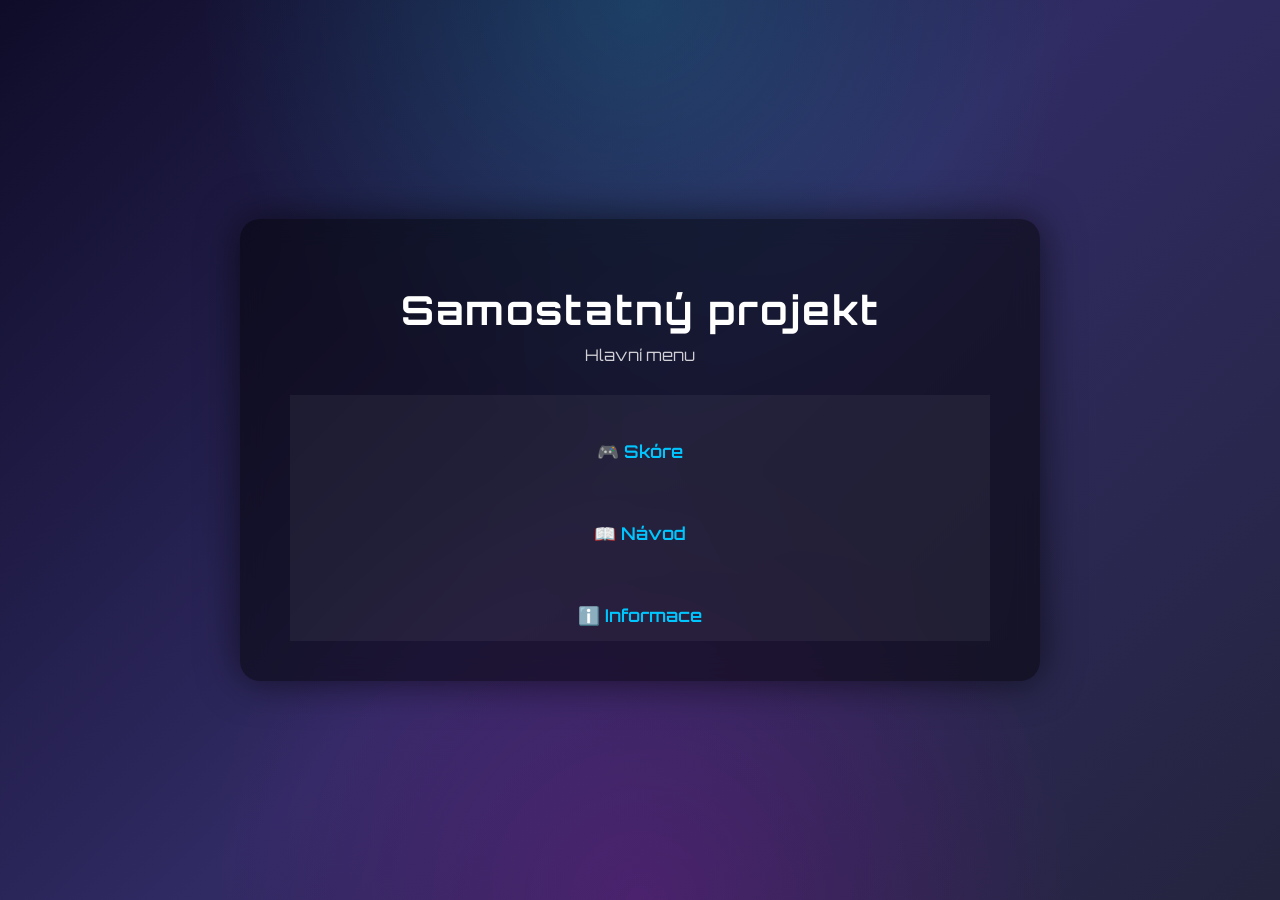
<file: Maturita prog/Web/index.html>
<!DOCTYPE html>
<html lang="cs">
<head>
  <meta charset="UTF-8" />
  <title>Hra– Menu</title>

  <!-- společný styl -->
  <link rel="stylesheet" href="style.css">
</head>
<body>

  <div class="container">
   <h1>Samostatný projekt</h1>
    <div class="subtitle">Hlavní menu</div>

    <table>
      <tbody>
        <tr>
          <td>
            <a class="back" href="hra.html">🎮 Skóre</a>
          </td>
        </tr>
        <tr>
          <td>
            <a class="back" href="navod.html">📖 Návod</a>
          </td>
        </tr>
        <tr>
          <td>
            <a class="back" href="informace.html">ℹ️ Informace</a>
          </td>
        </tr>
      </tbody>
    </table>
  </div>

</body>
</html>
</file>
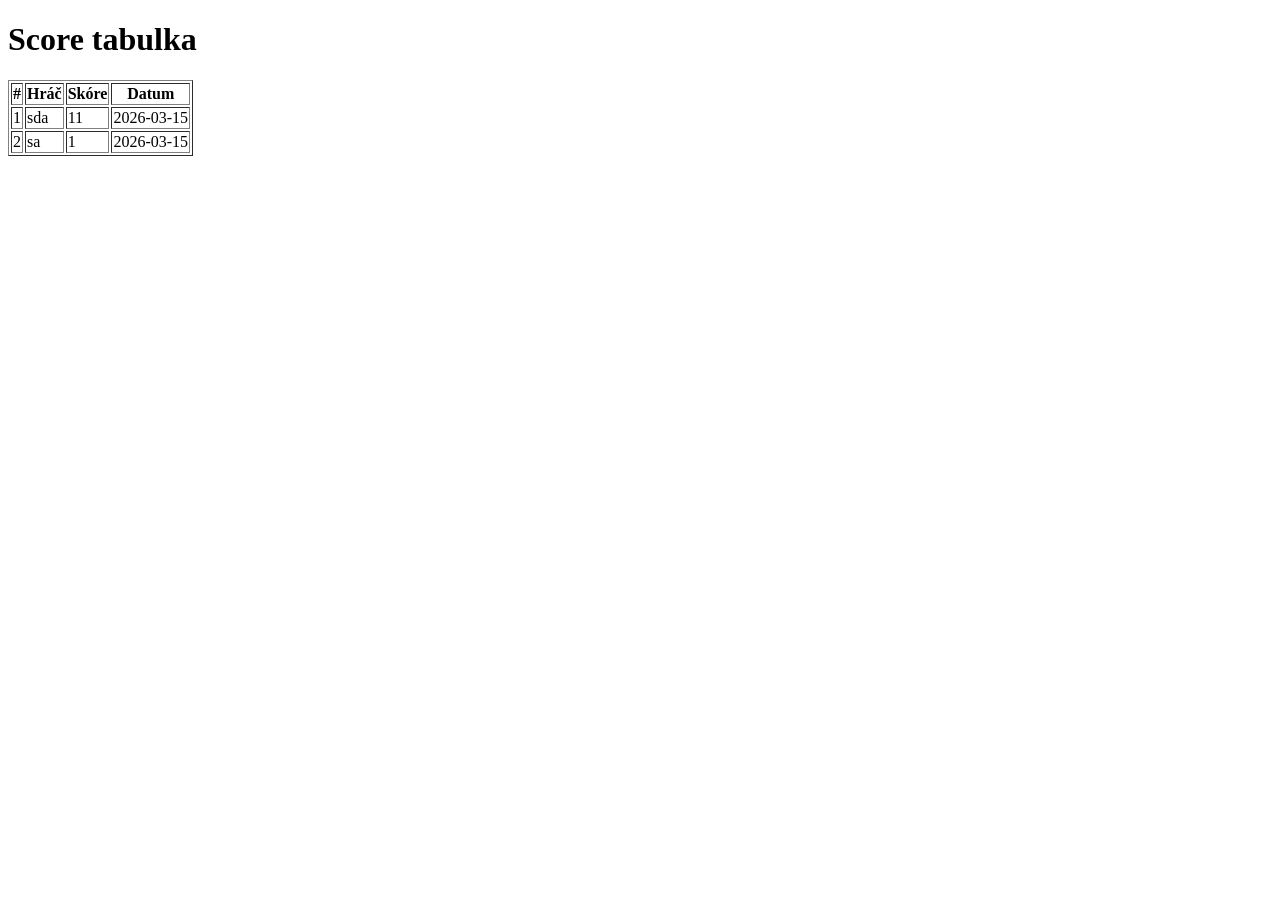
<file: Maturita prog/hra.html>
<!DOCTYPE html>
<html lang="cs">
<head>
<meta charset="UTF-8">
<title>Hra – Score</title>
</head>

<body>

<h1>Score tabulka</h1>

<table border="1">

<tr>
<th>#</th>
<th>Hráč</th>
<th>Skóre</th>
<th>Datum</th>
</tr>


<tr>
<td>1</td>
<td>sda</td>
<td>11</td>
<td>2026-03-15</td>
</tr>

<tr>
<td>2</td>
<td>sa</td>
<td>1</td>
<td>2026-03-15</td>
</tr>


</table>

</body>
</html>
</file>
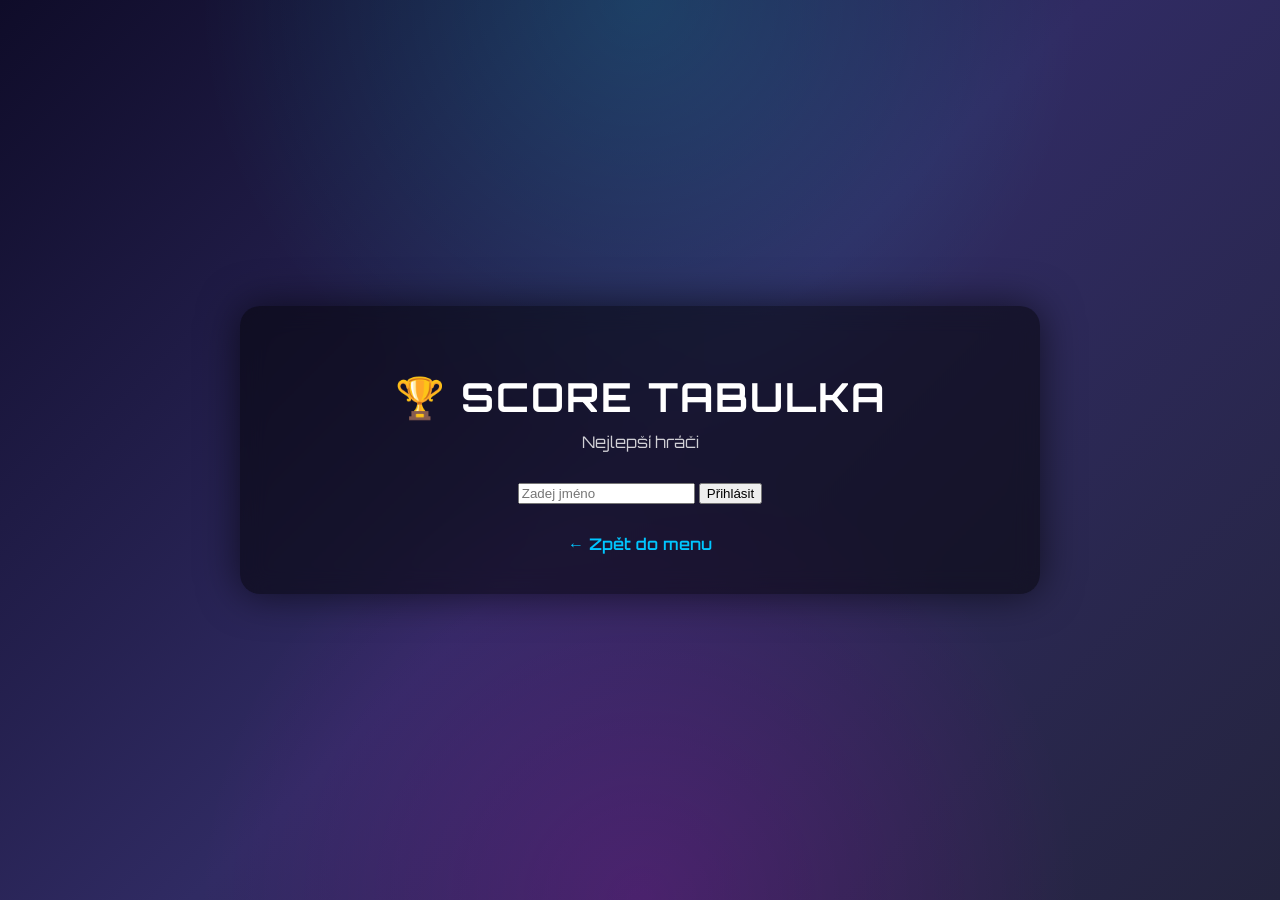
<file: Maturita prog/Web/hra.html>
<!DOCTYPE html>
<html lang="cs">
<head>
<meta charset="UTF-8">
<title>Hra – Score</title>
<link rel="stylesheet" href="style.css">
</head>

<body>

<div class="container">

<h1>🏆 SCORE TABULKA</h1>
<div class="subtitle">Nejlepší hráči</div>

<!-- LOGIN -->
<div id="login-box">
  <input type="text" id="username" placeholder="Zadej jméno">
  <button onclick="login()">Přihlásit</button>
</div>

<!-- USER INFO -->
<div id="user-info" style="display:none; margin-bottom:15px;">
  Přihlášen jako: <b id="user-name"></b>
  <button onclick="logout()">Odhlásit</button>
</div>

<!-- TABULKA -->
<div id="table-box" style="display:none;">

<table>

<thead>
<tr>
<th>#</th>
<th>Hráč</th>
<th>Skóre</th>
<th>Datum</th>
</tr>
</thead>

<tbody>

<tr>
<td>1</td>
<td>bomboclat</td>
<td>10</td>
<td>2026-03-26</td>
</tr>

</tbody>

</table>

</div>

<a class="back" href="index.html">← Zpět do menu</a>

</div>

<!-- SCRIPT -->
<script>
function login() {
  const name = document.getElementById("username").value;

  if (!name) {
    alert("Zadej jméno");
    return;
  }

  localStorage.setItem("user", name);
  showUser();
}

function logout() {
  localStorage.removeItem("user");
  location.reload();
}

function showUser() {
  const user = localStorage.getItem("user");

  if (!user) return;

  document.getElementById("login-box").style.display = "none";
  document.getElementById("user-info").style.display = "block";
  document.getElementById("user-name").innerText = user;
  document.getElementById("table-box").style.display = "block";
}

window.onload = () => {
  showUser();
};
</script>

</body>
</html>
</file>
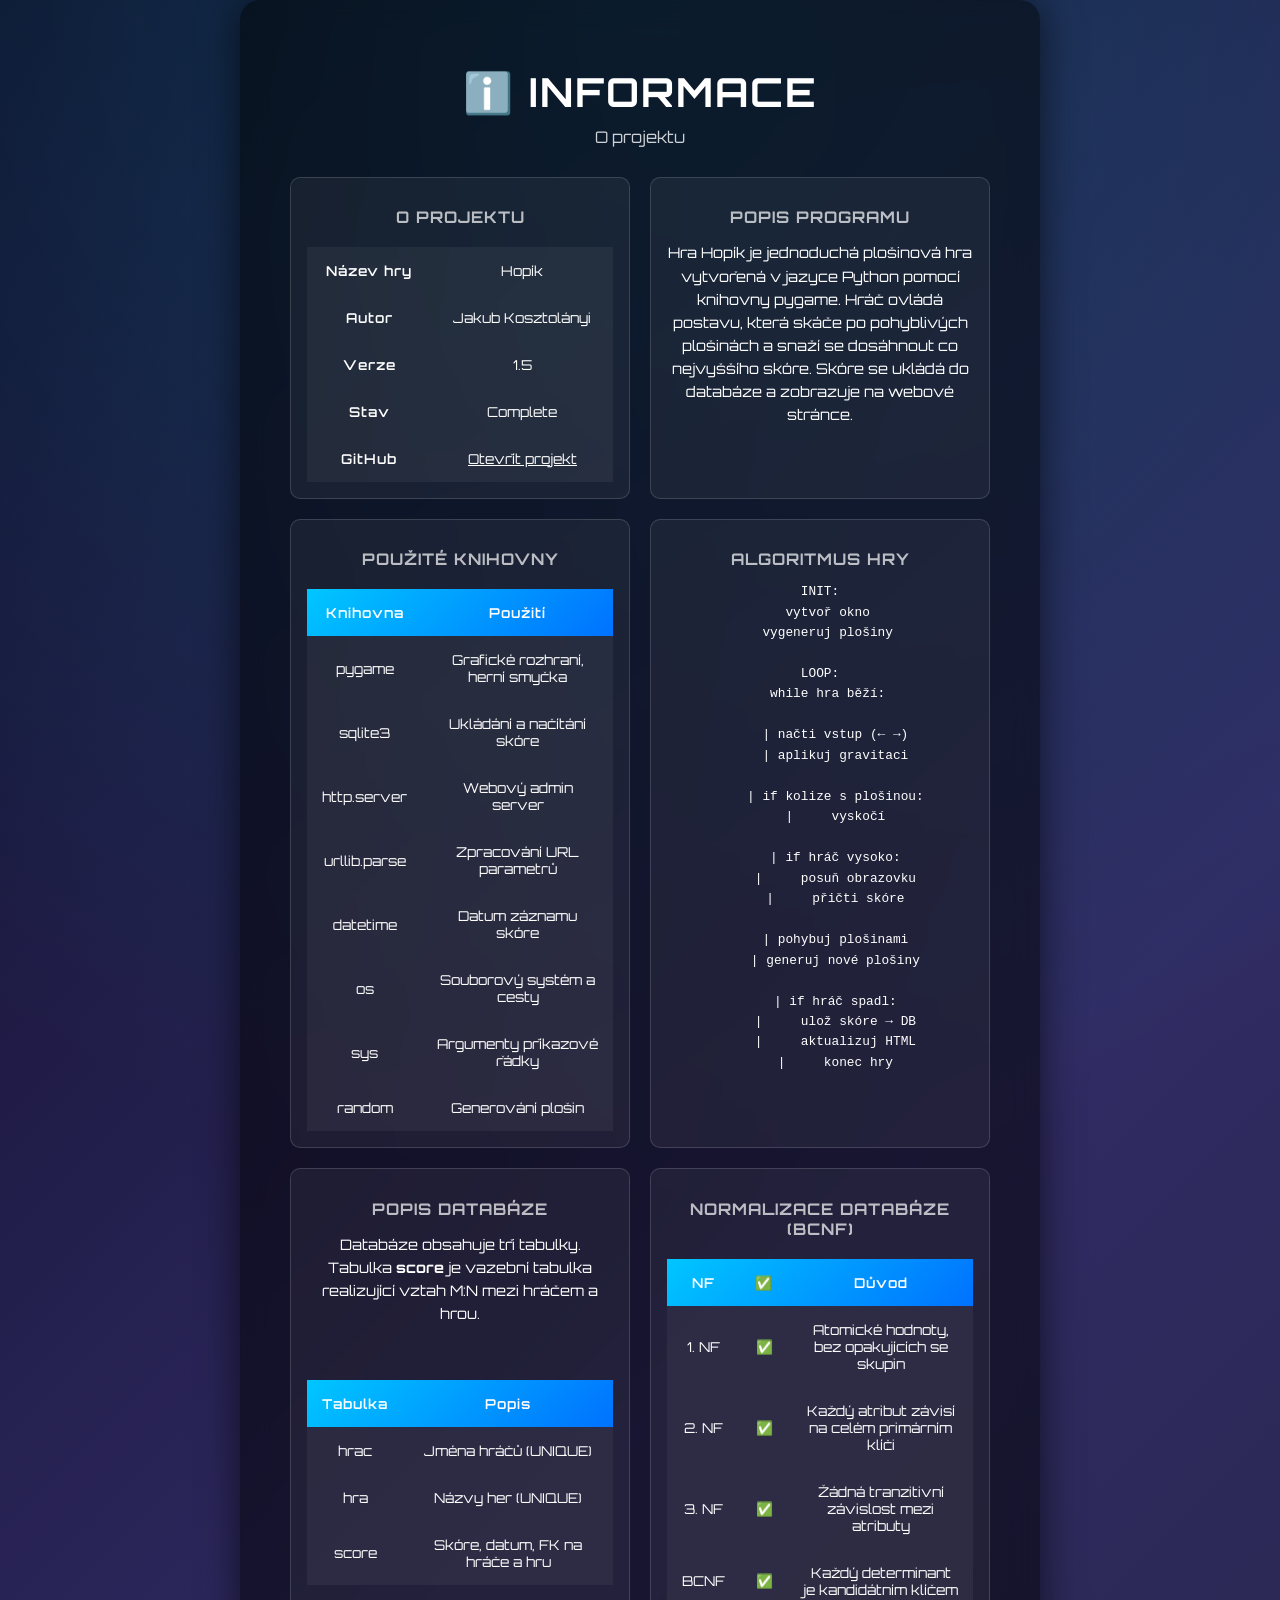
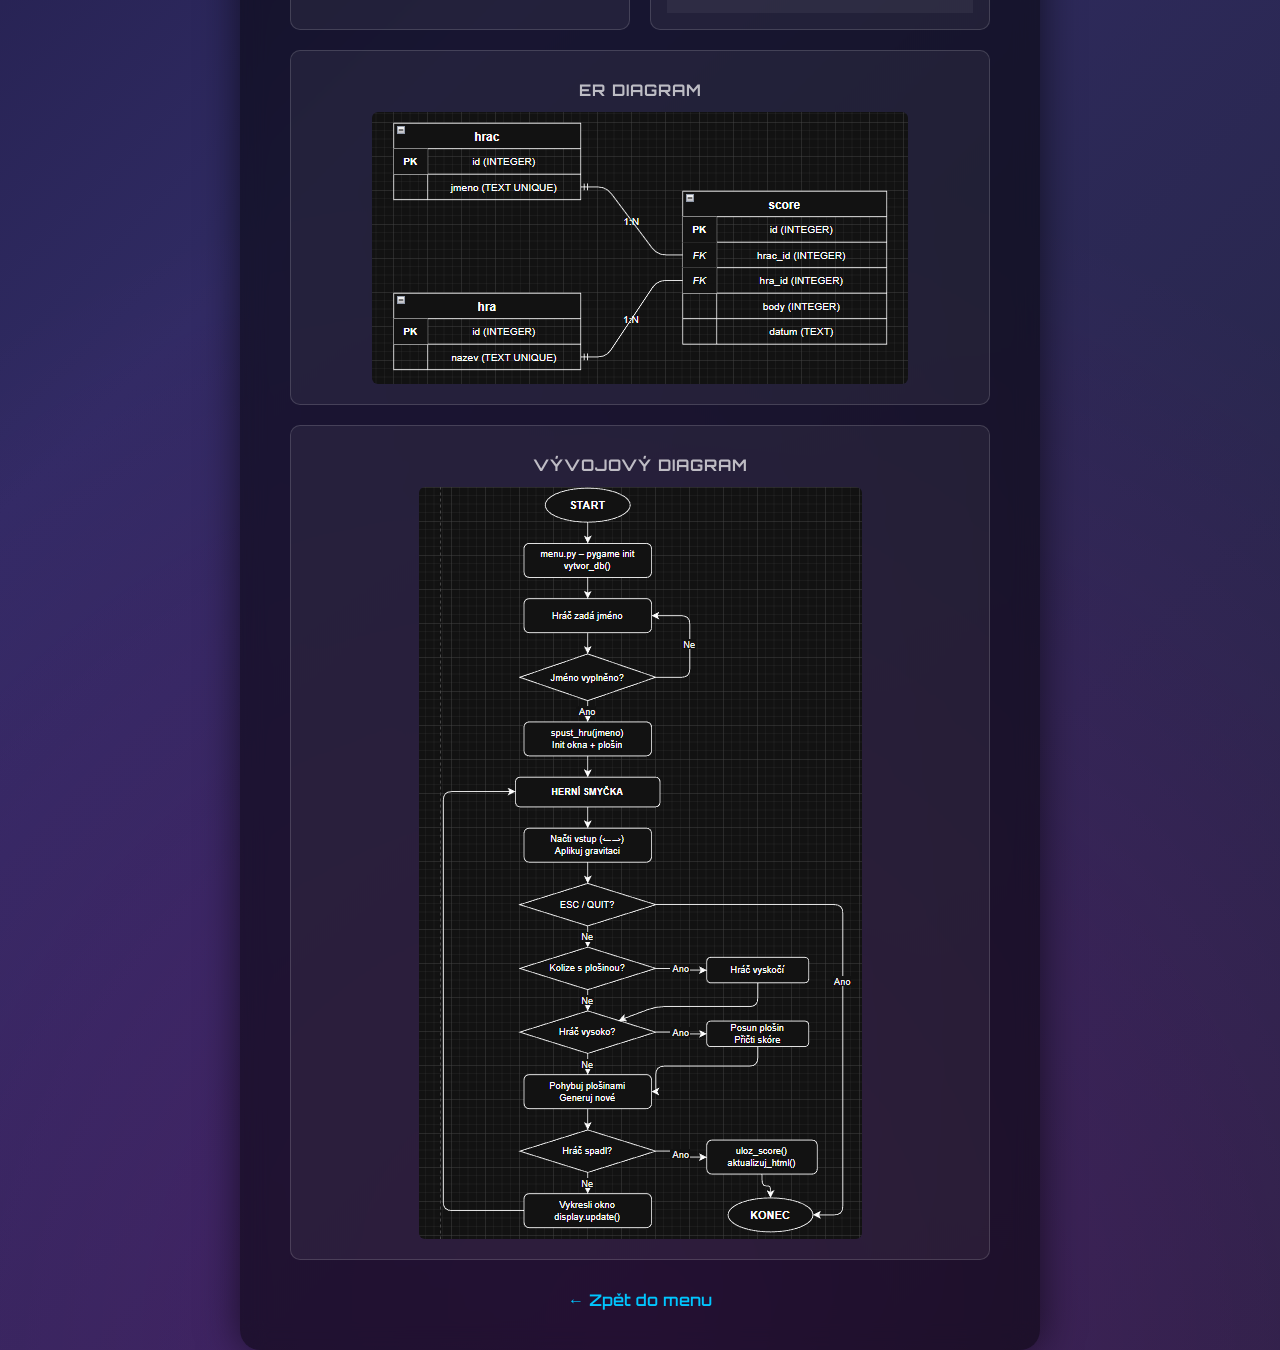
<file: Maturita prog/Web/Informace.html>
<!DOCTYPE html>
<html lang="cs">
<head>
<meta charset="UTF-8">
<title>Informace o hře</title>

<link rel="stylesheet" href="style.css">

<style>
.grid {
  display: grid;
  grid-template-columns: 1fr 1fr;
  gap: 20px;
  margin-top: 20px;
}

.card {
  background: rgba(255,255,255,0.05);
  border: 1px solid rgba(255,255,255,0.15);
  border-radius: 10px;
  padding: 16px;
}

.card h2 {
  margin-bottom: 12px;
  font-size: 1rem;
  text-transform: uppercase;
  letter-spacing: 1px;
  opacity: 0.7;
}

.card p {
  font-size: 0.9rem;
  line-height: 1.6;
}

.card pre {
  font-size: 0.8rem;
  line-height: 1.6;
  overflow-x: auto;
}

.card table {
  width: 100%;
  font-size: 0.85rem;
}

.card-full {
  grid-column: 1 / -1;
}

.diagram img {
  max-width: 100%;
  border-radius: 6px;
}

.github-link { color: white; }
.github-link:visited { color: white; }
.github-link:hover { color: white; }
</style>

</head>

<body>

<div class="container">

<h1>ℹ️ INFORMACE</h1>
<div class="subtitle">O projektu</div>

<div class="grid">

  <!-- LEVÝ SLOUPEC: Info o projektu -->
  <div class="card">
    <h2>O projektu</h2>
    <table>
    <tbody>
    <tr><th>Název hry</th><td>Hopík</td></tr>
    <tr><th>Autor</th><td>Jakub Kosztolányi</td></tr>
    <tr><th>Verze</th><td>1.5</td></tr>
    <tr><th>Stav</th><td>Complete</td></tr>
    <tr><th>GitHub</th><td>
      <a class="github-link" href="https://github.com/JakubKosztolanyi/Samostatn-projekt" target="_blank">Otevřít projekt</a>
    </td></tr>
    </tbody>
    </table>
  </div>

  <!-- PRAVÝ SLOUPEC: Popis programu -->
  <div class="card">
    <h2>Popis programu</h2>
    <p>
      Hra Hopík je jednoduchá plošinová hra vytvořená v jazyce Python pomocí knihovny pygame.
      Hráč ovládá postavu, která skáče po pohyblivých plošinách a snaží se dosáhnout co
      nejvyššího skóre. Skóre se ukládá do databáze a zobrazuje na webové stránce.
    </p>
  </div>

  <!-- LEVÝ SLOUPEC: Použité knihovny -->
  <div class="card">
    <h2>Použité knihovny</h2>
    <table>
    <thead><tr><th>Knihovna</th><th>Použití</th></tr></thead>
    <tbody>
    <tr><td>pygame</td><td>Grafické rozhraní, herní smyčka</td></tr>
    <tr><td>sqlite3</td><td>Ukládání a načítání skóre</td></tr>
    <tr><td>http.server</td><td>Webový admin server</td></tr>
    <tr><td>urllib.parse</td><td>Zpracování URL parametrů</td></tr>
    <tr><td>datetime</td><td>Datum záznamu skóre</td></tr>
    <tr><td>os</td><td>Souborový systém a cesty</td></tr>
    <tr><td>sys</td><td>Argumenty příkazové řádky</td></tr>
    <tr><td>random</td><td>Generování plošin</td></tr>
    </tbody>
    </table>
  </div>

  <!-- PRAVÝ SLOUPEC: Algoritmus -->
  <div class="card">
    <h2>Algoritmus hry</h2>
    <pre>
INIT:
  vytvoř okno
  vygeneruj plošiny

LOOP:
  while hra běží:

    | načti vstup (← →)
    | aplikuj gravitaci

    | if kolize s plošinou:
    |     vyskočí

    | if hráč vysoko:
    |     posuň obrazovku
    |     přičti skóre

    | pohybuj plošinami
    | generuj nové plošiny

    | if hráč spadl:
    |     ulož skóre → DB
    |     aktualizuj HTML
    |     konec hry
    </pre>
  </div>

  <!-- LEVÝ SLOUPEC: Popis databáze -->
  <div class="card">
    <h2>Popis databáze</h2>
    <p>Databáze obsahuje tři tabulky. Tabulka <strong>score</strong> je vazební tabulka realizující vztah M:N mezi hráčem a hrou.</p>
    <br>
    <table>
    <thead><tr><th>Tabulka</th><th>Popis</th></tr></thead>
    <tbody>
    <tr><td>hrac</td><td>Jména hráčů (UNIQUE)</td></tr>
    <tr><td>hra</td><td>Názvy her (UNIQUE)</td></tr>
    <tr><td>score</td><td>Skóre, datum, FK na hráče a hru</td></tr>
    </tbody>
    </table>
  </div>

  <!-- PRAVÝ SLOUPEC: Normalizace -->
  <div class="card">
    <h2>Normalizace databáze (BCNF)</h2>
    <table>
    <thead><tr><th>NF</th><th>✅</th><th>Důvod</th></tr></thead>
    <tbody>
    <tr><td>1. NF</td><td>✅</td><td>Atomické hodnoty, bez opakujících se skupin</td></tr>
    <tr><td>2. NF</td><td>✅</td><td>Každý atribut závisí na celém primárním klíči</td></tr>
    <tr><td>3. NF</td><td>✅</td><td>Žádná tranzitivní závislost mezi atributy</td></tr>
    <tr><td>BCNF</td><td>✅</td><td>Každý determinant je kandidátním klíčem</td></tr>
    </tbody>
    </table>
  </div>

  <!-- CELÁ ŠÍŘKA: ER diagram -->
  <div class="card card-full">
    <h2>ER diagram</h2>
    <div class="diagram" style="text-align:center;">
      <img src="er_diagram.png" alt="ER diagram">
    </div>
  </div>

  <!-- CELÁ ŠÍŘKA: Vývojový diagram -->
  <div class="card card-full">
    <h2>Vývojový diagram</h2>
    <div class="diagram" style="text-align:center;">
      <img src="vy_diagram.png" alt="Vývojový diagram">
    </div>
  </div>

</div>

<a class="back" href="index.html">← Zpět do menu</a>

</div>

</body>
</html>
</file>
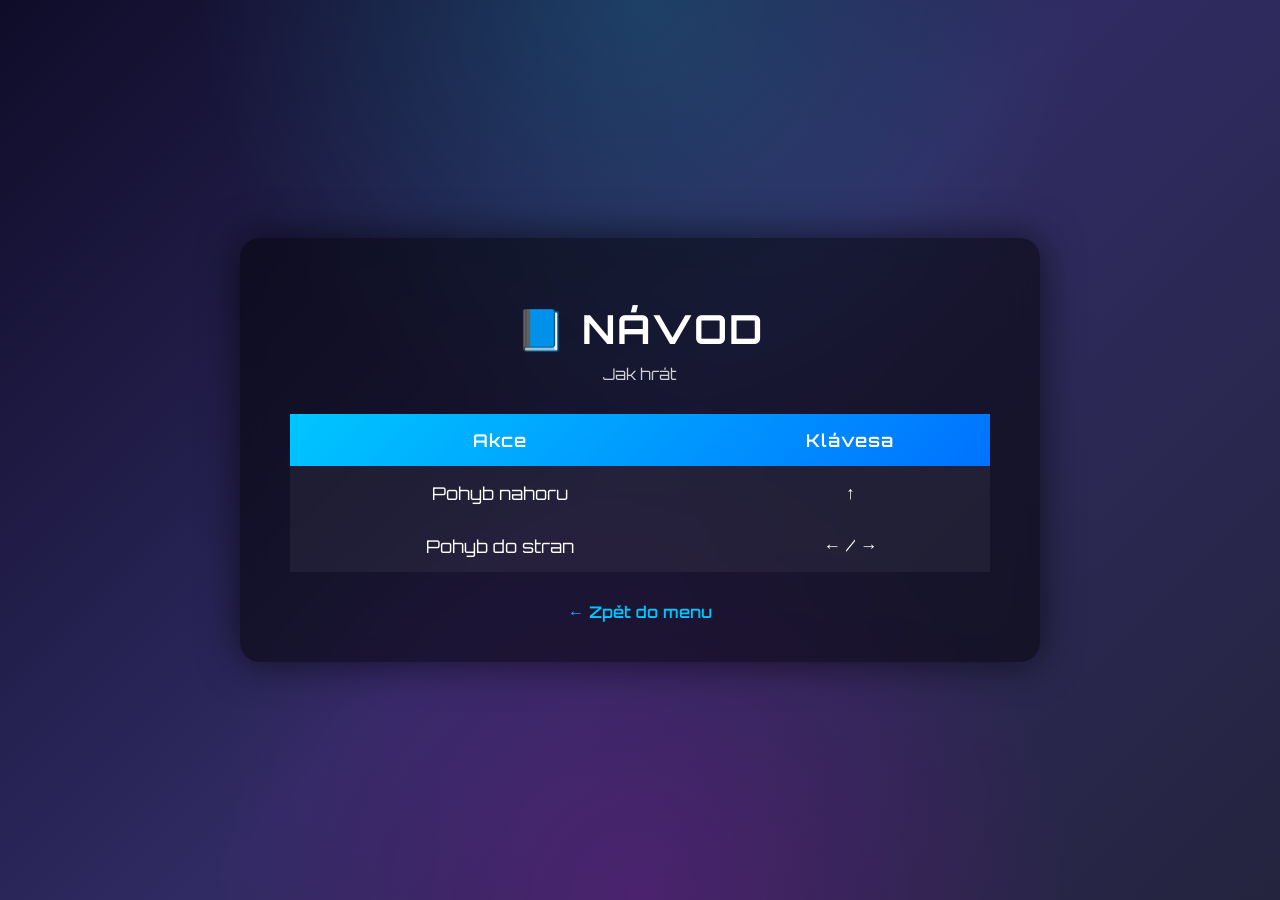
<file: Maturita prog/Web/navod.html>
<!DOCTYPE html>
<html lang="cs">
<head>
  <meta charset="UTF-8" />
  <title>Návod ke hře</title>

  <!-- společný styl -->
  <link rel="stylesheet" href="style.css">
</head>
<body>

  <div class="container">
    <h1>📘 NÁVOD</h1>
    <div class="subtitle">Jak hrát</div>

    <table>
      <thead>
        <tr>
          <th>Akce</th>
          <th>Klávesa</th>
        </tr>
      </thead>
      <tbody>
        <tr>
          <td>Pohyb nahoru</td>
          <td>↑</td>
        </tr>
        <tr>
          <td>Pohyb do stran</td>
          <td> ← / → </td>
        </tr>
      </tbody>
    </table>

    <a class="back" href="index.html">← Zpět do menu</a>
  </div>

</body>
</html>
</file>
<file: Maturita prog/Web/style.css>
@import url('https://fonts.googleapis.com/css2?family=Orbitron:wght@400;600;800&display=swap');

* {
  box-sizing: border-box;
}

body {
  margin: 0;
  min-height: 100vh;
  font-family: 'Orbitron', sans-serif;
  color: #ffffff;
  background:
    radial-gradient(circle at top, rgba(0,255,255,0.15), transparent 40%),
    radial-gradient(circle at bottom, rgba(255,0,255,0.15), transparent 40%),
    linear-gradient(135deg, #0f0c29, #302b63, #24243e);
  display: flex;
  justify-content: center;
  align-items: center;
}

.container {
  background: rgba(0, 0, 0, 0.5);
  backdrop-filter: blur(12px);
  border-radius: 20px;
  padding: 40px 50px;
  width: 90%;
  max-width: 800px;
  text-align: center;
  box-shadow: 0 0 40px rgba(0, 0, 0, 0.6);
}

h1 {
  margin-bottom: 10px;
  font-size: 2.5rem;
  letter-spacing: 2px;
}

.subtitle {
  opacity: 0.8;
  margin-bottom: 30px;
}

table {
  width: 100%;
  border-collapse: collapse;
  margin-top: 20px;
  font-size: 1.1rem;
}

thead {
  background: linear-gradient(135deg, #00c6ff, #0072ff);
}

th, td {
  padding: 15px;
  text-align: center;
}

tbody tr {
  background: rgba(255, 255, 255, 0.05);
  transition: background 0.2s;
}

tbody tr:hover {
  background: rgba(255, 255, 255, 0.12);
}

th {
  font-weight: 600;
  letter-spacing: 1px;
}

.back {
  margin-top: 30px;
  display: inline-block;
  text-decoration: none;
  color: #00c6ff;
  font-weight: 600;
  transition: color 0.2s;
}

.back:hover {
  color: #6ad7ff;
}
</file>
